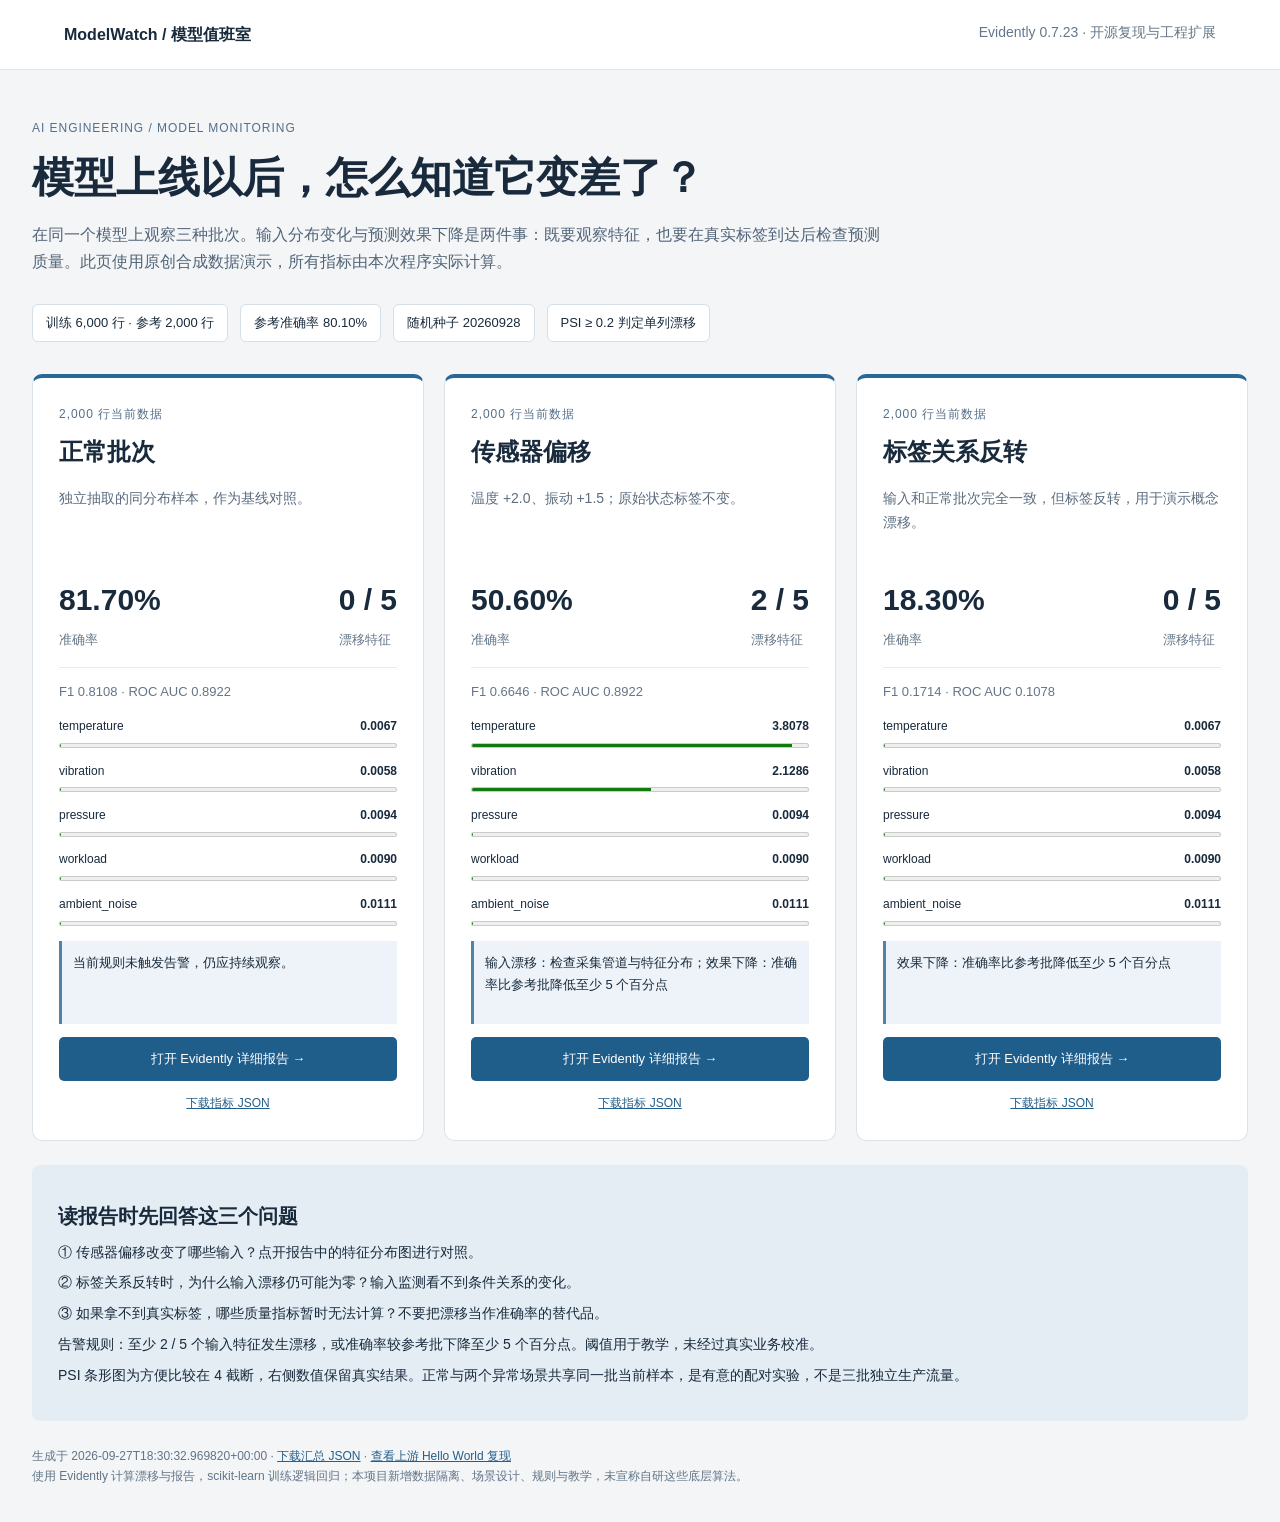
<file: 12-ModelWatch/reports/index.html>
<!doctype html><html lang="zh-CN"><head><meta charset="utf-8"><meta name="viewport" content="width=device-width, initial-scale=1">
<title>ModelWatch · 模型值班室</title><link rel="icon" href="data:,"><style>
*{box-sizing:border-box}body{margin:0;background:#f3f5f7;color:#182a3c;font-family:"Segoe UI","Microsoft YaHei",sans-serif;line-height:1.7}
header{padding:21px max(5vw,20px);border-bottom:1px solid #dce3e9;background:white;display:flex;justify-content:space-between;gap:16px}
header span{color:#64778a;font-size:14px}main{max-width:1440px;margin:0 auto;padding:48px 32px 36px}.eyebrow{color:#536f89;font-size:12px;letter-spacing:.08em}
h1{font-size:42px;line-height:1.3;margin:12px 0}.intro{max-width:850px;color:#536578;margin-bottom:28px}
.meta{display:flex;flex-wrap:wrap;gap:12px;margin:22px 0 32px}.meta span{border:1px solid #d5dfe7;background:white;border-radius:6px;padding:7px 13px;font-size:13px}
.grid{display:grid;grid-template-columns:repeat(3,minmax(0,1fr));gap:20px}.scenario{padding:26px;background:white;border:1px solid #dbe3e9;border-top:4px solid #286895;border-radius:10px}
h2{font-size:24px;margin:8px 0}.description{min-height:58px;font-size:14px;color:#5b6c7e}.numbers{display:flex;justify-content:space-between;gap:10px;padding:15px 0;border-bottom:1px solid #e6ebef}
.numbers strong{font-size:30px;display:block;font-variant-numeric:tabular-nums}.numbers span,.secondary{font-size:13px;color:#647587}.bar-row{display:grid;grid-template-columns:1fr 64px;gap:4px 10px;margin:10px 0;font-size:12px}.bar-row b{text-align:right;font-variant-numeric:tabular-nums}meter{grid-column:1/-1;width:100%;height:10px}.notice{min-height:83px;background:#edf3f8;border-left:3px solid #5283a6;padding:11px;font-size:13px}
a{color:#245f8b}.button{display:block;background:#1f5d8b;color:white;text-align:center;padding:11px 8px;border-radius:5px;font-size:13px;text-decoration:none}.json{display:block;margin-top:12px;font-size:12px;text-align:center}.lesson{margin-top:24px;background:#e5edf4;padding:26px;border-radius:8px}.lesson h2{font-size:20px}.lesson p{margin:7px 0;font-size:14px}footer{color:#627487;font-size:12px;margin-top:25px}@media(max-width:1050px){.grid{grid-template-columns:1fr}.description,.notice{min-height:0}main{padding:28px 20px}h1{font-size:30px}header{flex-direction:column;gap:0}}
</style></head><body><header><b>ModelWatch / 模型值班室</b><span>Evidently 0.7.23 · 开源复现与工程扩展</span></header>
<main><div class="eyebrow">AI ENGINEERING / MODEL MONITORING</div><h1>模型上线以后，怎么知道它变差了？</h1>
<p class="intro">在同一个模型上观察三种批次。输入分布变化与预测效果下降是两件事：既要观察特征，也要在真实标签到达后检查预测质量。此页使用原创合成数据演示，所有指标由本次程序实际计算。</p>
<div class="meta"><span>训练 6,000 行 · 参考 2,000 行</span><span>参考准确率 80.10%</span><span>随机种子 20260928</span><span>PSI ≥ 0.2 判定单列漂移</span></div>
<section class="grid"><article class="scenario"><div class="eyebrow">2,000 行当前数据</div>
<h2>正常批次</h2><p class="description">独立抽取的同分布样本，作为基线对照。</p>
<div class="numbers"><div><strong>81.70%</strong><span>准确率</span></div>
<div><strong>0 / 5</strong><span>漂移特征</span></div></div>
<p class="secondary">F1 0.8108 · ROC AUC 0.8922</p>
<div class="bars"><div class="bar-row"><span>temperature</span><b>0.0067</b><meter min="0" max="4" value="0.00670711741039887" aria-label="temperature PSI"></meter></div><div class="bar-row"><span>vibration</span><b>0.0058</b><meter min="0" max="4" value="0.005796244417475349" aria-label="vibration PSI"></meter></div><div class="bar-row"><span>pressure</span><b>0.0094</b><meter min="0" max="4" value="0.009397301862059709" aria-label="pressure PSI"></meter></div><div class="bar-row"><span>workload</span><b>0.0090</b><meter min="0" max="4" value="0.009046022029188118" aria-label="workload PSI"></meter></div><div class="bar-row"><span>ambient_noise</span><b>0.0111</b><meter min="0" max="4" value="0.011116211615658754" aria-label="ambient_noise PSI"></meter></div></div><p class="notice">当前规则未触发告警，仍应持续观察。</p>
<a class="button" href="stable.html">打开 Evidently 详细报告 →</a>
<a class="json" href="stable.json" download>下载指标 JSON</a></article><article class="scenario"><div class="eyebrow">2,000 行当前数据</div>
<h2>传感器偏移</h2><p class="description">温度 +2.0、振动 +1.5；原始状态标签不变。</p>
<div class="numbers"><div><strong>50.60%</strong><span>准确率</span></div>
<div><strong>2 / 5</strong><span>漂移特征</span></div></div>
<p class="secondary">F1 0.6646 · ROC AUC 0.8922</p>
<div class="bars"><div class="bar-row"><span>temperature</span><b>3.8078</b><meter min="0" max="4" value="3.807801976040429" aria-label="temperature PSI"></meter></div><div class="bar-row"><span>vibration</span><b>2.1286</b><meter min="0" max="4" value="2.1285887847368534" aria-label="vibration PSI"></meter></div><div class="bar-row"><span>pressure</span><b>0.0094</b><meter min="0" max="4" value="0.009397301862059709" aria-label="pressure PSI"></meter></div><div class="bar-row"><span>workload</span><b>0.0090</b><meter min="0" max="4" value="0.009046022029188118" aria-label="workload PSI"></meter></div><div class="bar-row"><span>ambient_noise</span><b>0.0111</b><meter min="0" max="4" value="0.011116211615658754" aria-label="ambient_noise PSI"></meter></div></div><p class="notice">输入漂移：检查采集管道与特征分布；效果下降：准确率比参考批降低至少 5 个百分点</p>
<a class="button" href="sensor_shift.html">打开 Evidently 详细报告 →</a>
<a class="json" href="sensor_shift.json" download>下载指标 JSON</a></article><article class="scenario"><div class="eyebrow">2,000 行当前数据</div>
<h2>标签关系反转</h2><p class="description">输入和正常批次完全一致，但标签反转，用于演示概念漂移。</p>
<div class="numbers"><div><strong>18.30%</strong><span>准确率</span></div>
<div><strong>0 / 5</strong><span>漂移特征</span></div></div>
<p class="secondary">F1 0.1714 · ROC AUC 0.1078</p>
<div class="bars"><div class="bar-row"><span>temperature</span><b>0.0067</b><meter min="0" max="4" value="0.00670711741039887" aria-label="temperature PSI"></meter></div><div class="bar-row"><span>vibration</span><b>0.0058</b><meter min="0" max="4" value="0.005796244417475349" aria-label="vibration PSI"></meter></div><div class="bar-row"><span>pressure</span><b>0.0094</b><meter min="0" max="4" value="0.009397301862059709" aria-label="pressure PSI"></meter></div><div class="bar-row"><span>workload</span><b>0.0090</b><meter min="0" max="4" value="0.009046022029188118" aria-label="workload PSI"></meter></div><div class="bar-row"><span>ambient_noise</span><b>0.0111</b><meter min="0" max="4" value="0.011116211615658754" aria-label="ambient_noise PSI"></meter></div></div><p class="notice">效果下降：准确率比参考批降低至少 5 个百分点</p>
<a class="button" href="concept_shift.html">打开 Evidently 详细报告 →</a>
<a class="json" href="concept_shift.json" download>下载指标 JSON</a></article></section><section class="lesson"><h2>读报告时先回答这三个问题</h2>
<p>① 传感器偏移改变了哪些输入？点开报告中的特征分布图进行对照。</p>
<p>② 标签关系反转时，为什么输入漂移仍可能为零？输入监测看不到条件关系的变化。</p>
<p>③ 如果拿不到真实标签，哪些质量指标暂时无法计算？不要把漂移当作准确率的替代品。</p>
<p>告警规则：至少 2 / 5 个输入特征发生漂移，或准确率较参考批下降至少 5 个百分点。阈值用于教学，未经过真实业务校准。</p>
<p>PSI 条形图为方便比较在 4 截断，右侧数值保留真实结果。正常与两个异常场景共享同一批当前样本，是有意的配对实验，不是三批独立生产流量。</p></section>
<footer>生成于 2026-09-27T18:30:32.969820+00:00 · <a href="summary.json" download>下载汇总 JSON</a> · <a href="upstream/iris-drift.html">查看上游 Hello World 复现</a><br>
使用 Evidently 计算漂移与报告，scikit-learn 训练逻辑回归；本项目新增数据隔离、场景设计、规则与教学，未宣称自研这些底层算法。</footer></main></body></html>
</file>
